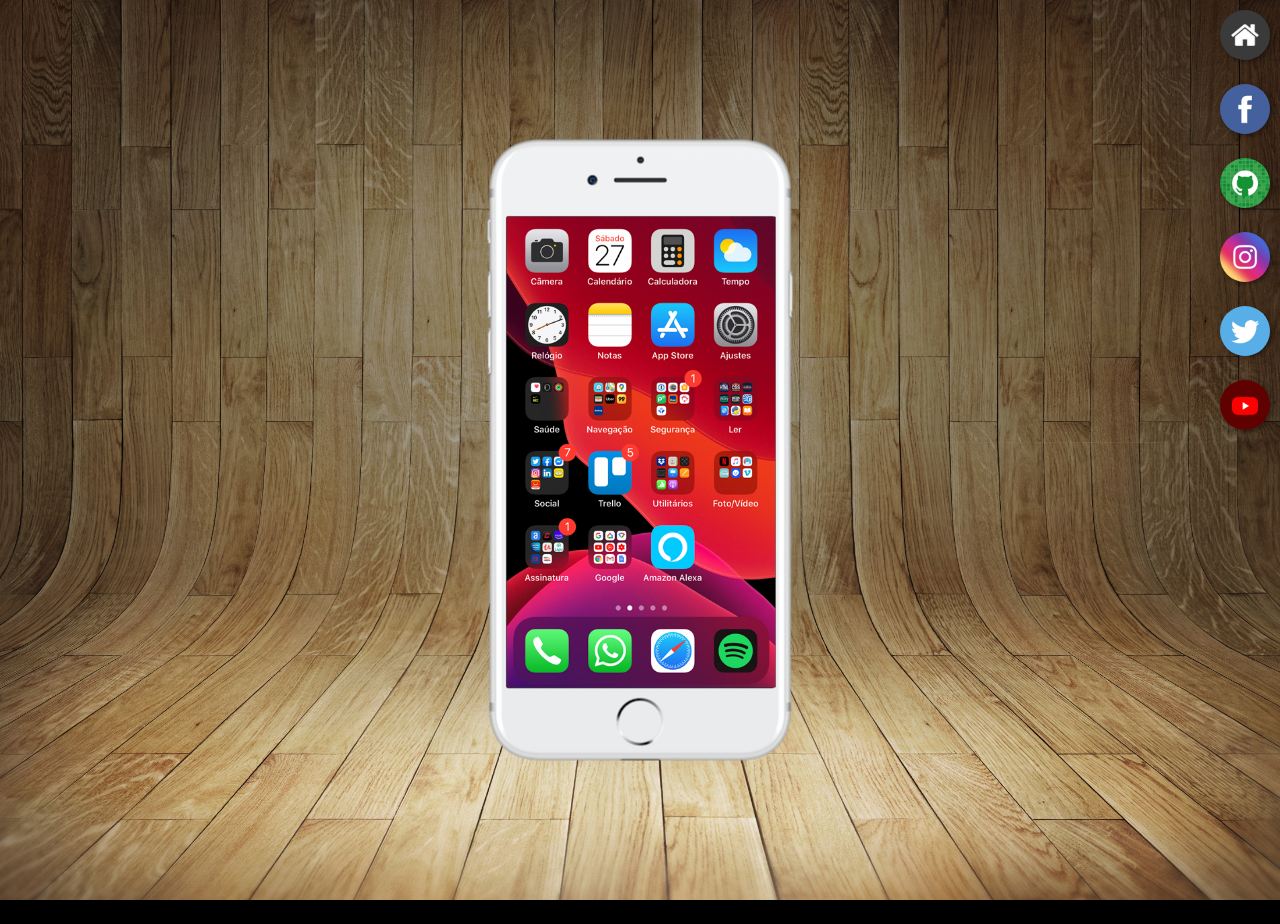
<file: index.html>
<!DOCTYPE html>
<html lang="pt-br">
<head>
    <meta charset="UTF-8">
    <meta name="viewport" content="width=device-width, initial-scale=1.0">
    <title>Projeto redes sociais</title>
    <link rel="shortcut icon" href="favicon.ico" type="image/x-icon">
    <link rel="stylesheet" href="estilos/style.css">
</head>
<body>
    <main>
        <section id="telefone">
            <iframe src="home.html" name="tela" id="tela" scrolling="no" frameborder="0">
                O seu navegador não é compatível com isso...
            </iframe>
        </section>
        <section id="redes-sociais">
            <a href="home.html" target="tela"><img src="imagens/logo-home.jpg" alt="home"></a><br>
            <a href="facebook.html" target="tela"><img src="imagens/logo-facebook.jpg" alt="facebook"></a><br>
            <a href="github.html" target="tela"><img src="imagens/logo-github.jpg" alt="github"></a><br>
            <a href="instragram.html" target="tela"><img src="imagens/logo-instagram.jpg" alt="instragram"></a><br>
            <a href="twitter.html" target="tela"><img src="imagens/logo-twitter.jpg" alt="twitter"></a><br>
            <a href="youtuber.html" target="tela"><img src="imagens/logo-youtube.jpg" alt="youtube"></a><br>
        </section>
    </main>
    <footer>
        <p>Siga-me | <a href="https://github.com/DaviOliDev" class="github" target="_blank">Github</a></p>
    </footer>
</body>
</html>
</file>
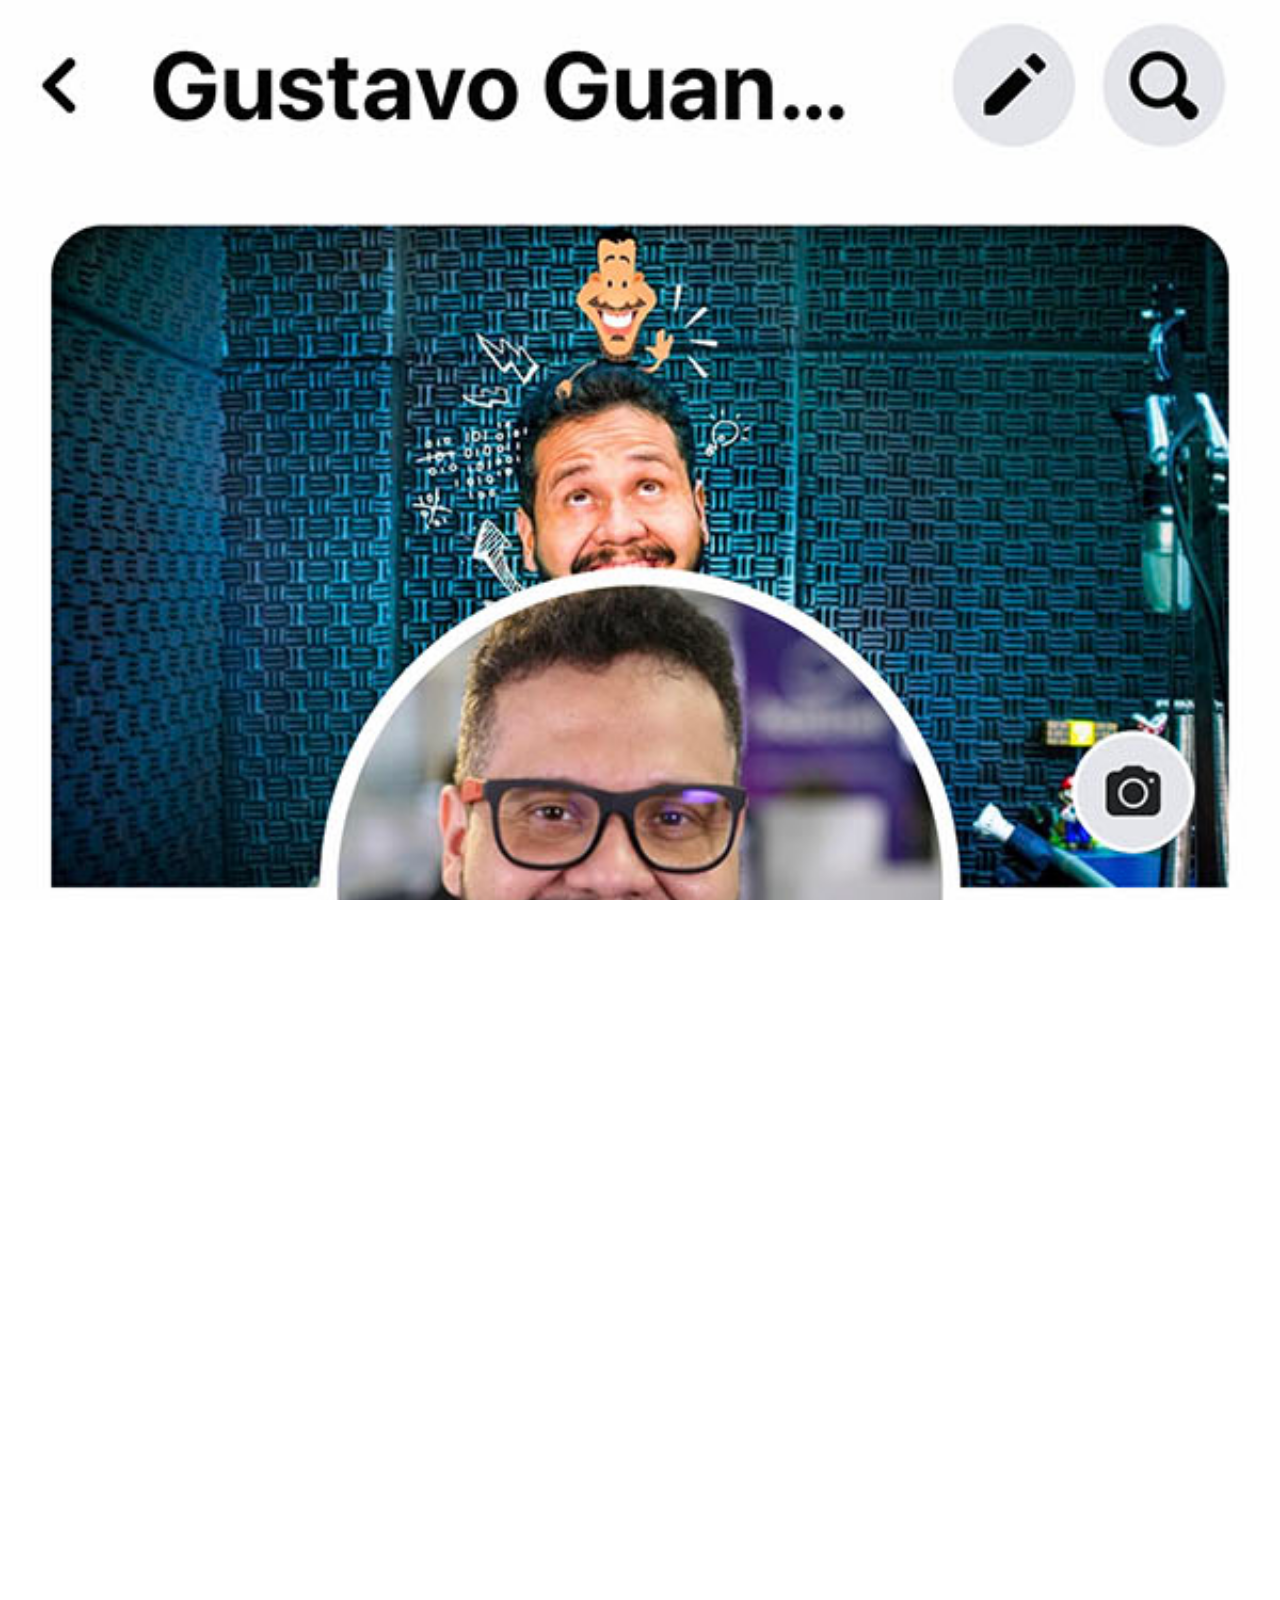
<file: facebook.html>
<!DOCTYPE html>
<html lang="pt-br">
<head>
    <meta charset="UTF-8">
    <meta name="viewport" content="width=device-width, initial-scale=1.0">
    <title>Facebook</title>
    <style>
        body, html {
            height: 100%;
            overflow-y: auto;
        }

        body {
            overflow-y: scroll;
        }

        body::-webkit-scrollbar {
            width: 0px;
            background: transparent;
        }

        * {
            padding: 0px;
            margin: 0px;
        }

        img {
            width: 100vw;
        }

        a {
            display: block;
            padding: 30px;
            background: darkred;
            color: white;
            text-align: center;
            text-decoration: none;
            font-weight: bolder;
            transition: all 0.5s;
        }

        a:hover {
            background-color: red;
        }
    </style>
</head>
<body>
    <img src="imagens/tela-facebook.jpg" alt="facebook">
    <a href="https://www.facebook.com/CursosEmVideo/videos/" target="_blank">Acessar</a>
</body>
</html>
</file>
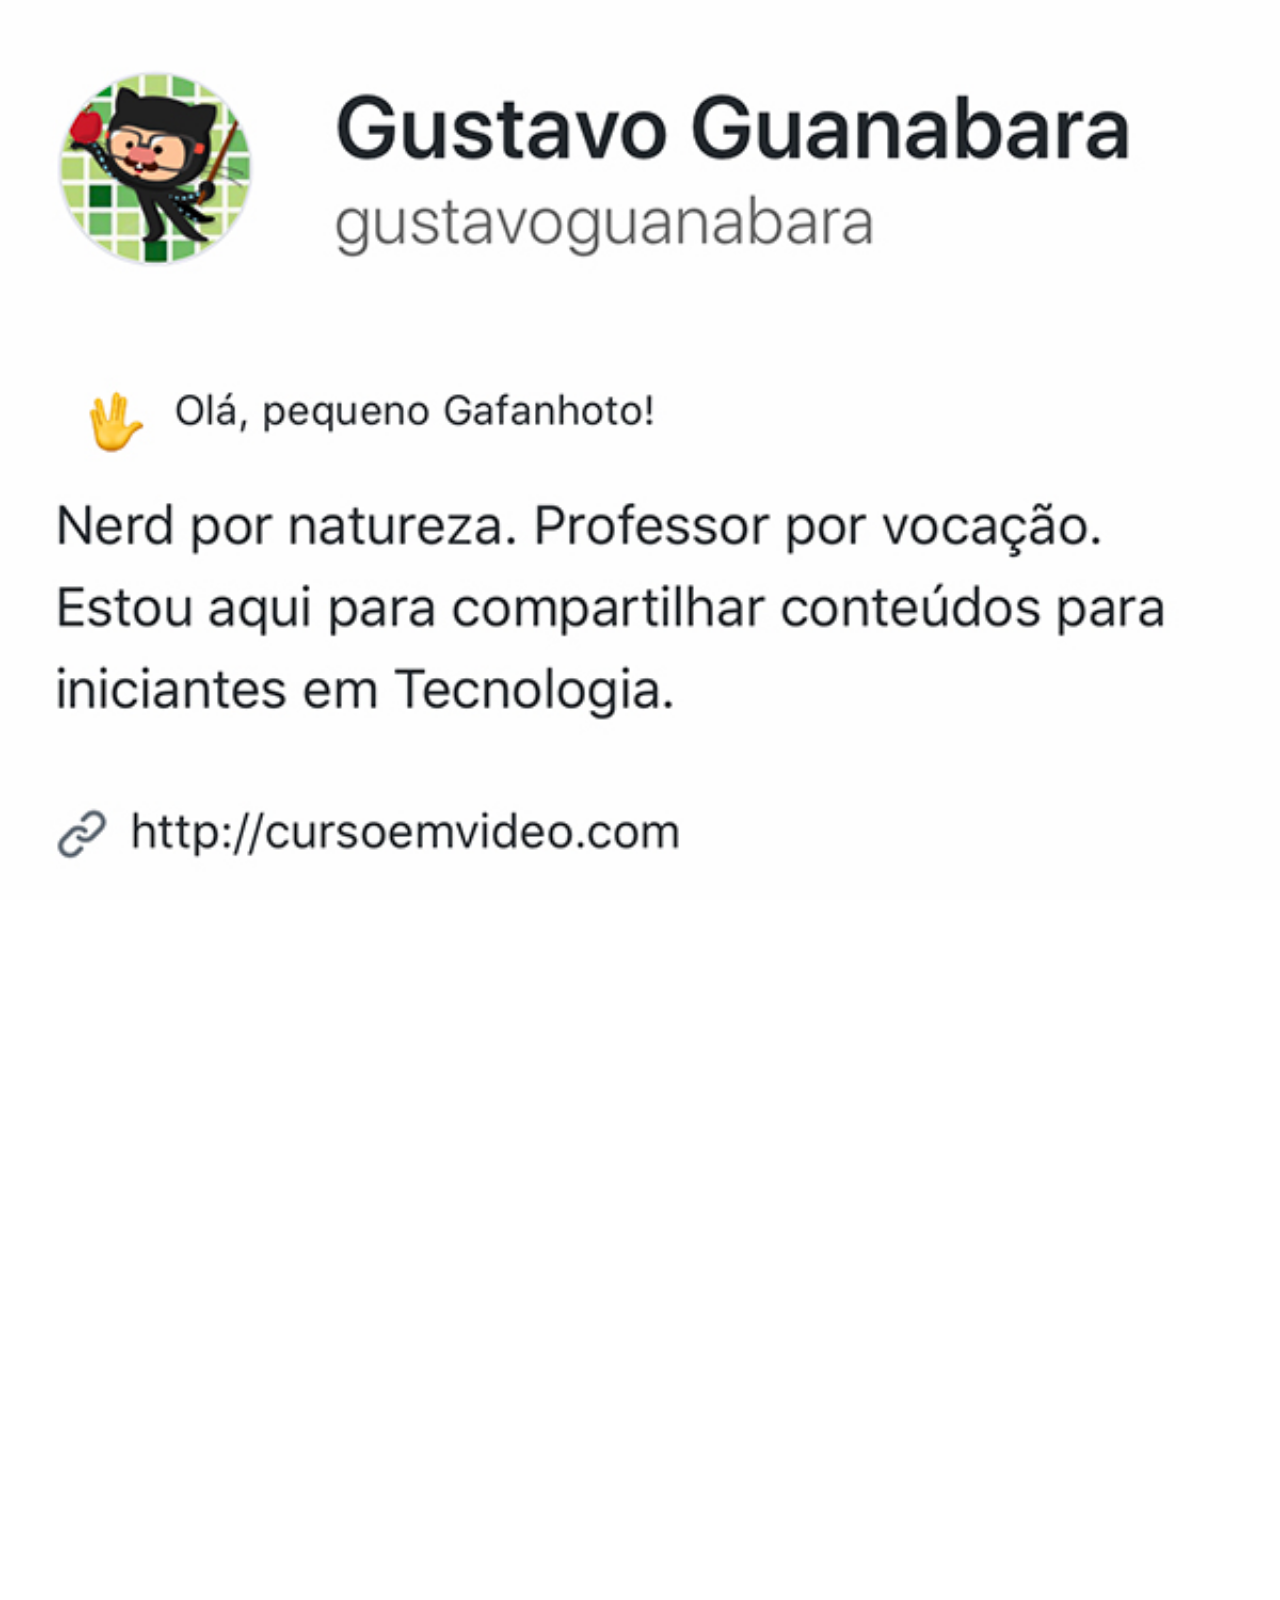
<file: github.html>
<!DOCTYPE html>
<html lang="pt-br">
<head>
    <meta charset="UTF-8">
    <meta name="viewport" content="width=device-width, initial-scale=1.0">
    <title>Github</title>
    <style>
        body,html {
            height: 100%;
            overflow-y: auto;
        }

        body {
            overflow-y: scroll;
        }
        
        body::-webkit-scrollbar {
            width: 0px;
            background: transparent;
        }

        * {
            padding: 0px;
            margin: 0px;
        }

        img {
            width: 100vw;
        }

        a {
            display: block;
            padding: 30px;
            background: darkred;
            text-decoration: none;
            text-align: center;
            font-weight: bolder;
            color: white;
            transition: all 0.5s;
        }

        a:hover {
            background: red;
        }
    </style>
</head>
<body>
    <img src="imagens/tela-github.jpg" alt="github">
    <a href="https://github.com/DaviOliDev" target="_blank">Acessar</a>
</body>
</html>
</file>
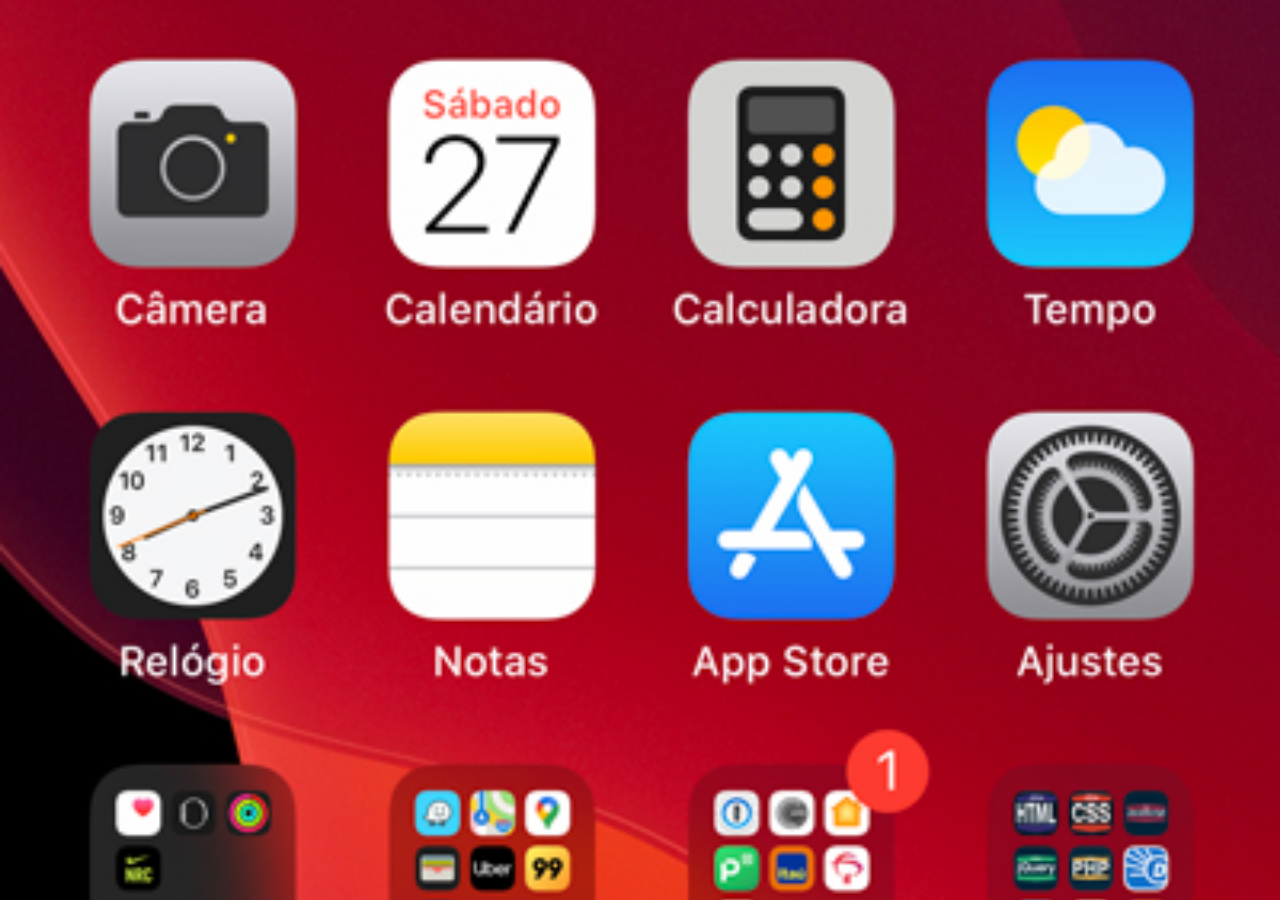
<file: home.html>
<!DOCTYPE html>
<html lang="pt-br">
<head>
    <meta charset="UTF-8">
    <meta name="viewport" content="width=device-width, initial-scale=1.0">
    <title>Home</title>
</head>
<style>
    * {
        margin: 0px;
        padding: 0px;
    }
    
    body {
        width: 400px;
        height: 100vh;
        background: black url(imagens/tela-home.jpg) no-repeat top center;
        background-size: cover;
    }
</style>
<body>
    
</body>
</html>
</file>
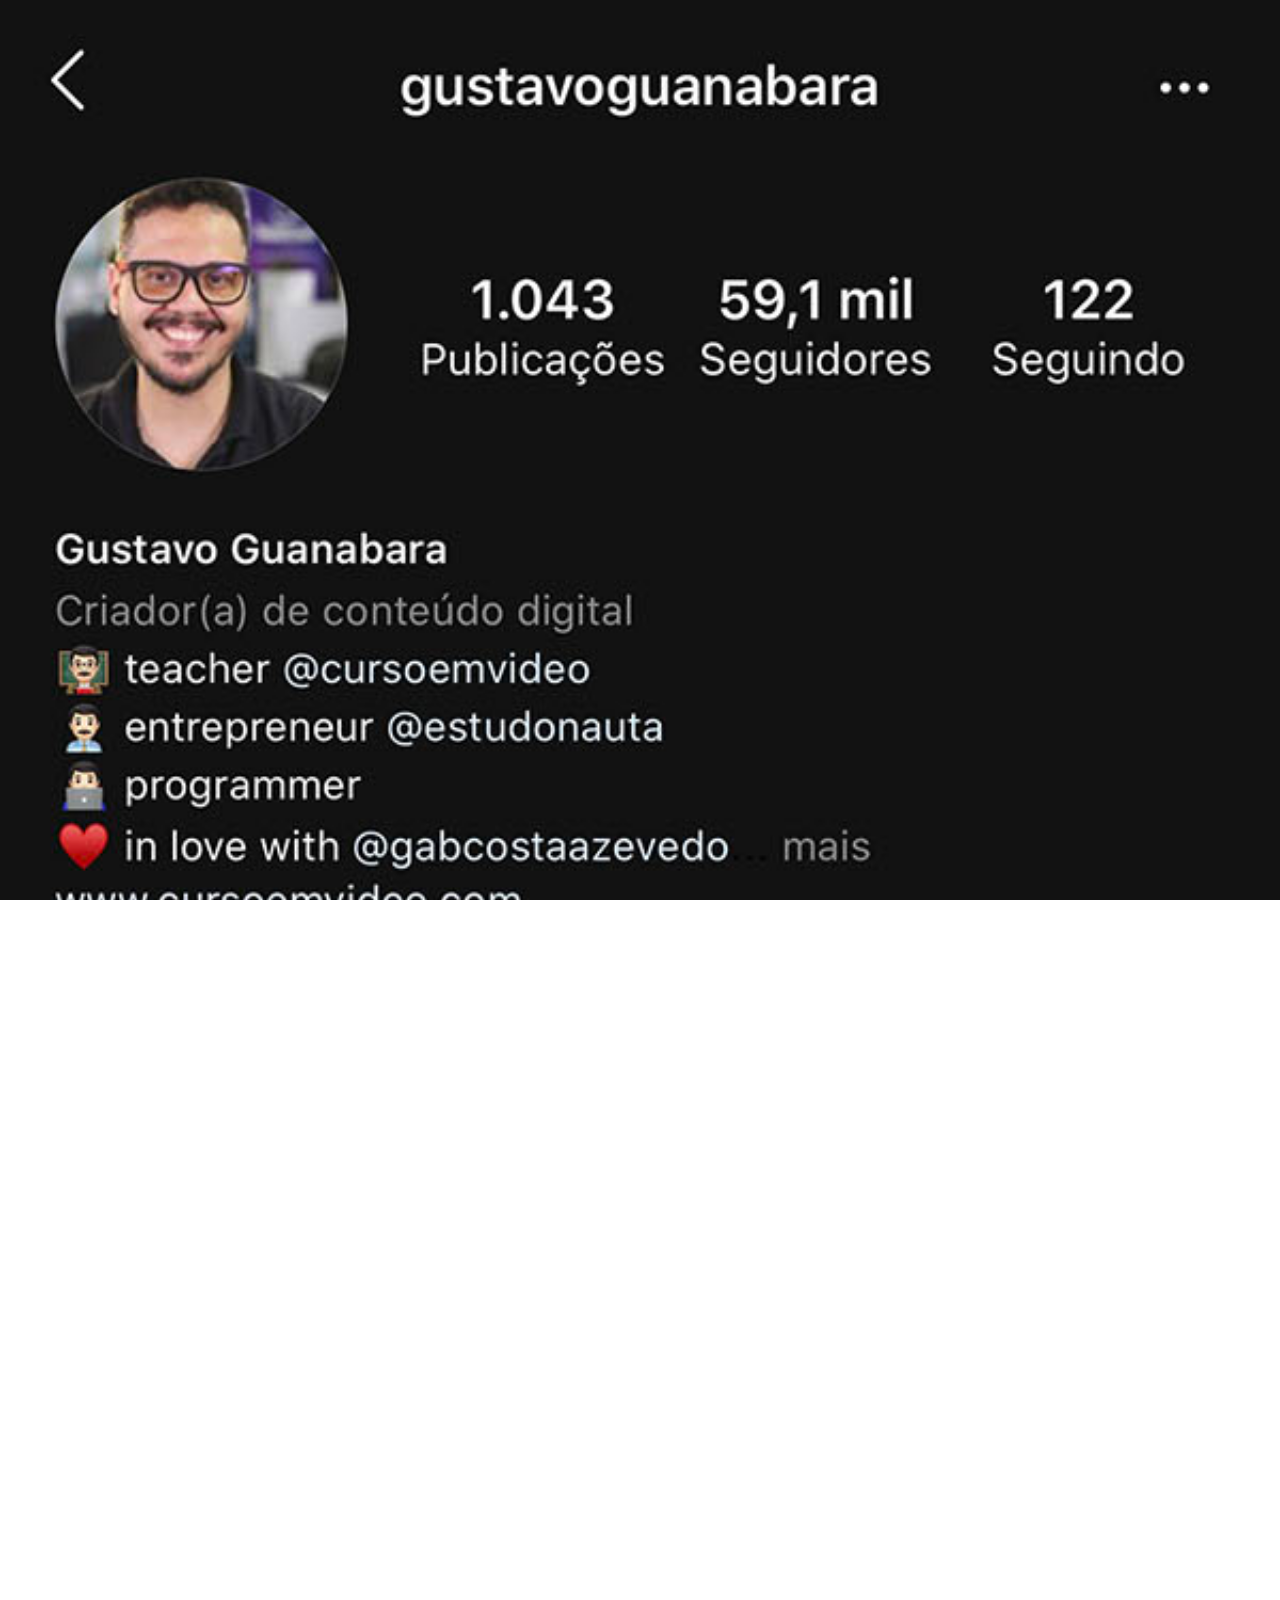
<file: instragram.html>
<!DOCTYPE html>
<html lang="pt-brn">
<head>
    <meta charset="UTF-8">
    <meta name="viewport" content="width=device-width, initial-scale=1.0">
    <title>Instagram</title>
    <style>
        body, html {
            height: 100%;
            overflow-y: auto;
        }

        body {
            overflow-y: scroll;
        }

        body::-webkit-scrollbar {
            width: 0px;
            background: transparent;
        }

        * {
            margin: 0px;
            padding: 0px;
        }

        img {
            width: 100vw;
        }

        a {
            display: block;
            text-align: center;
            padding: 30px;
            color: white;
            background: darkred;
            text-decoration: none;
            font-weight: bolder;
            transition: all 0.5s;
        }

        a:hover {
            background: red;
        }
    </style>
</head>
<body>
    <img src="imagens/tela-instagram.jpg" alt="instagram">
    <a href="https://www.instagram.com/davi.z4h/" target="_blank">Acessar</a>
</body>
</html>
</file>
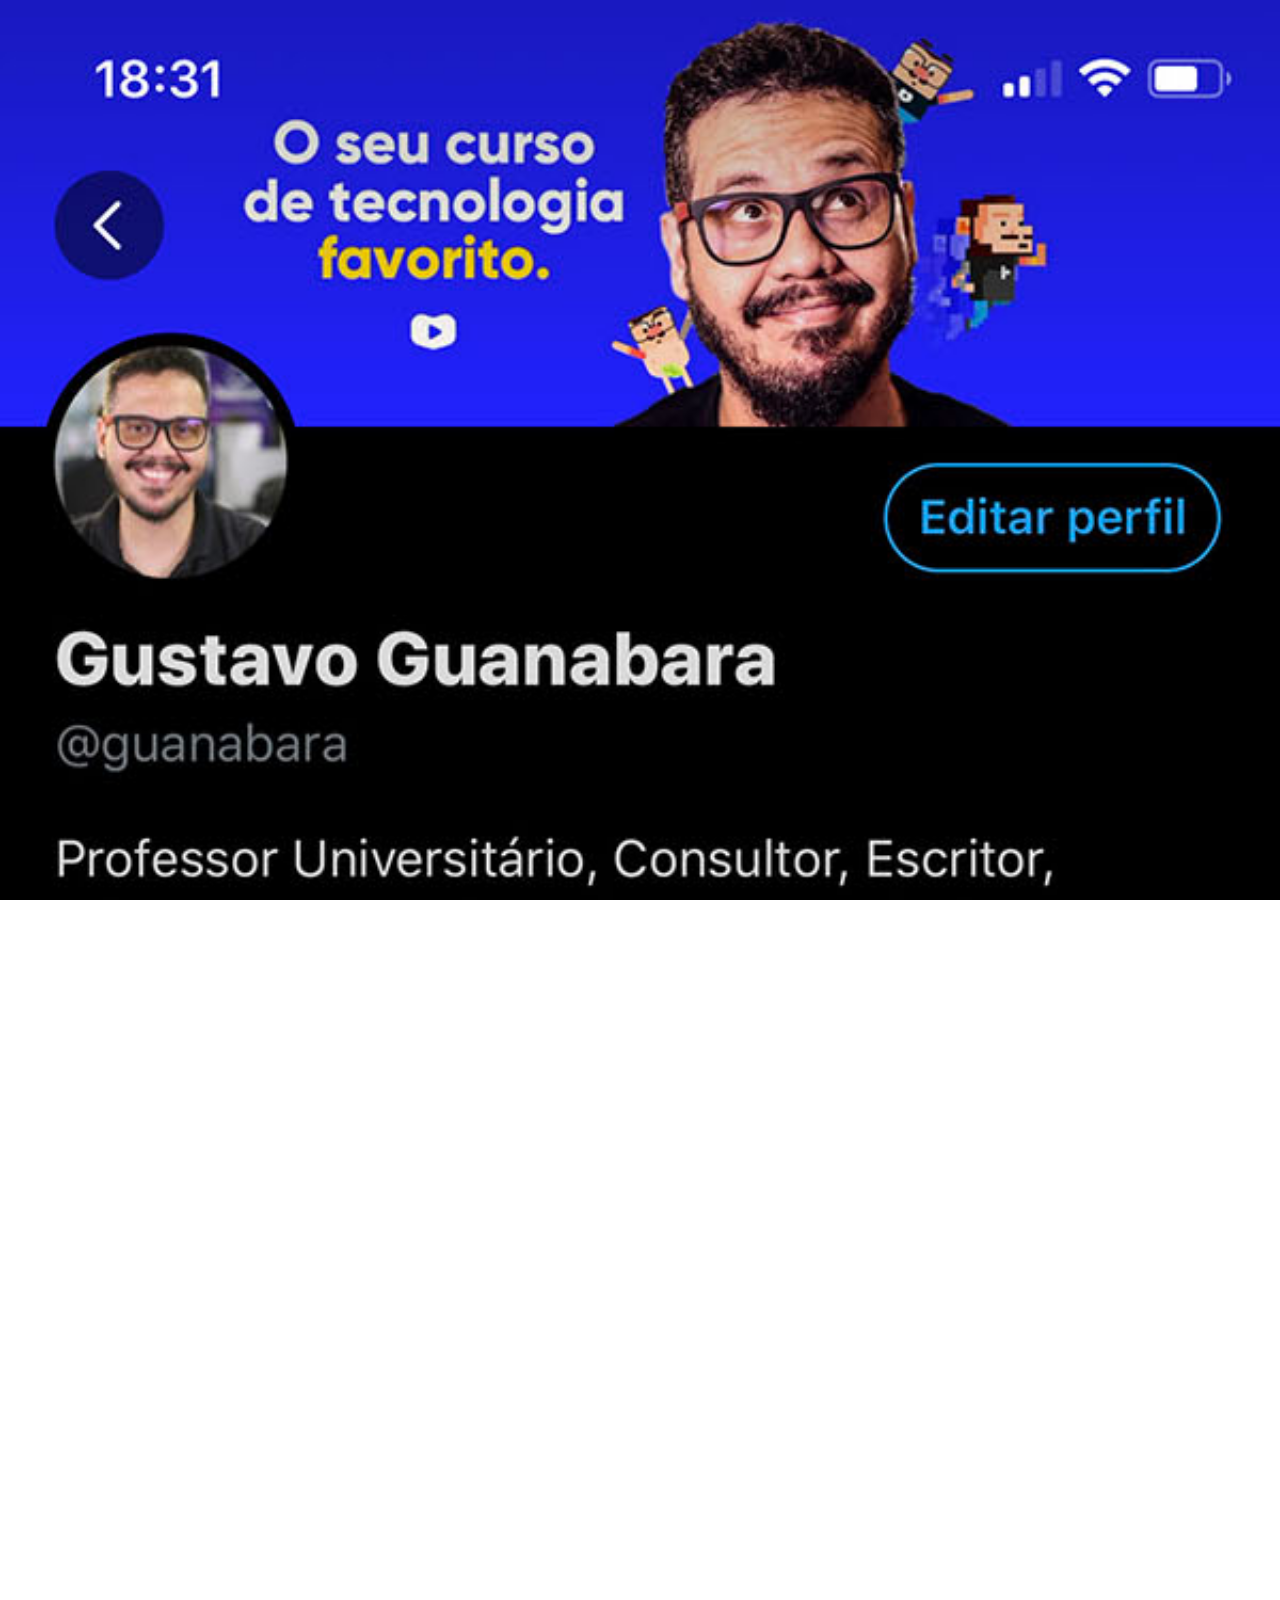
<file: twitter.html>
<!DOCTYPE html>
<html lang="pt-br">
<head>
    <meta charset="UTF-8">
    <meta name="viewport" content="width=device-width, initial-scale=1.0">
    <title>Twitter</title>
    <style>
        body, html {
            height: 100%;
            overflow-y: auto;
        }

        body {
            overflow-y: scroll;
        }

        body::-webkit-scrollbar {
            width: 0px;
            background: transparent;
        }

        * {
            margin: 0px;
            padding: 0px;
        }

        img {
            width: 100vw;
        }

        a {
            padding: 30px;
            display: block;
            background: darkred;
            color: white;
            text-align: center;
            text-decoration: none;
            font-weight: bolder;
            transition: all 0.5s;
        }

        a:hover {
            background: red;
        }
    </style>
</head>
<body>
    <img src="imagens/tela-twitter.jpg" alt="twitter">
    <a href="https://x.com/guanabara" target="_blank">Acessar</a>
</body>
</html>
</file>
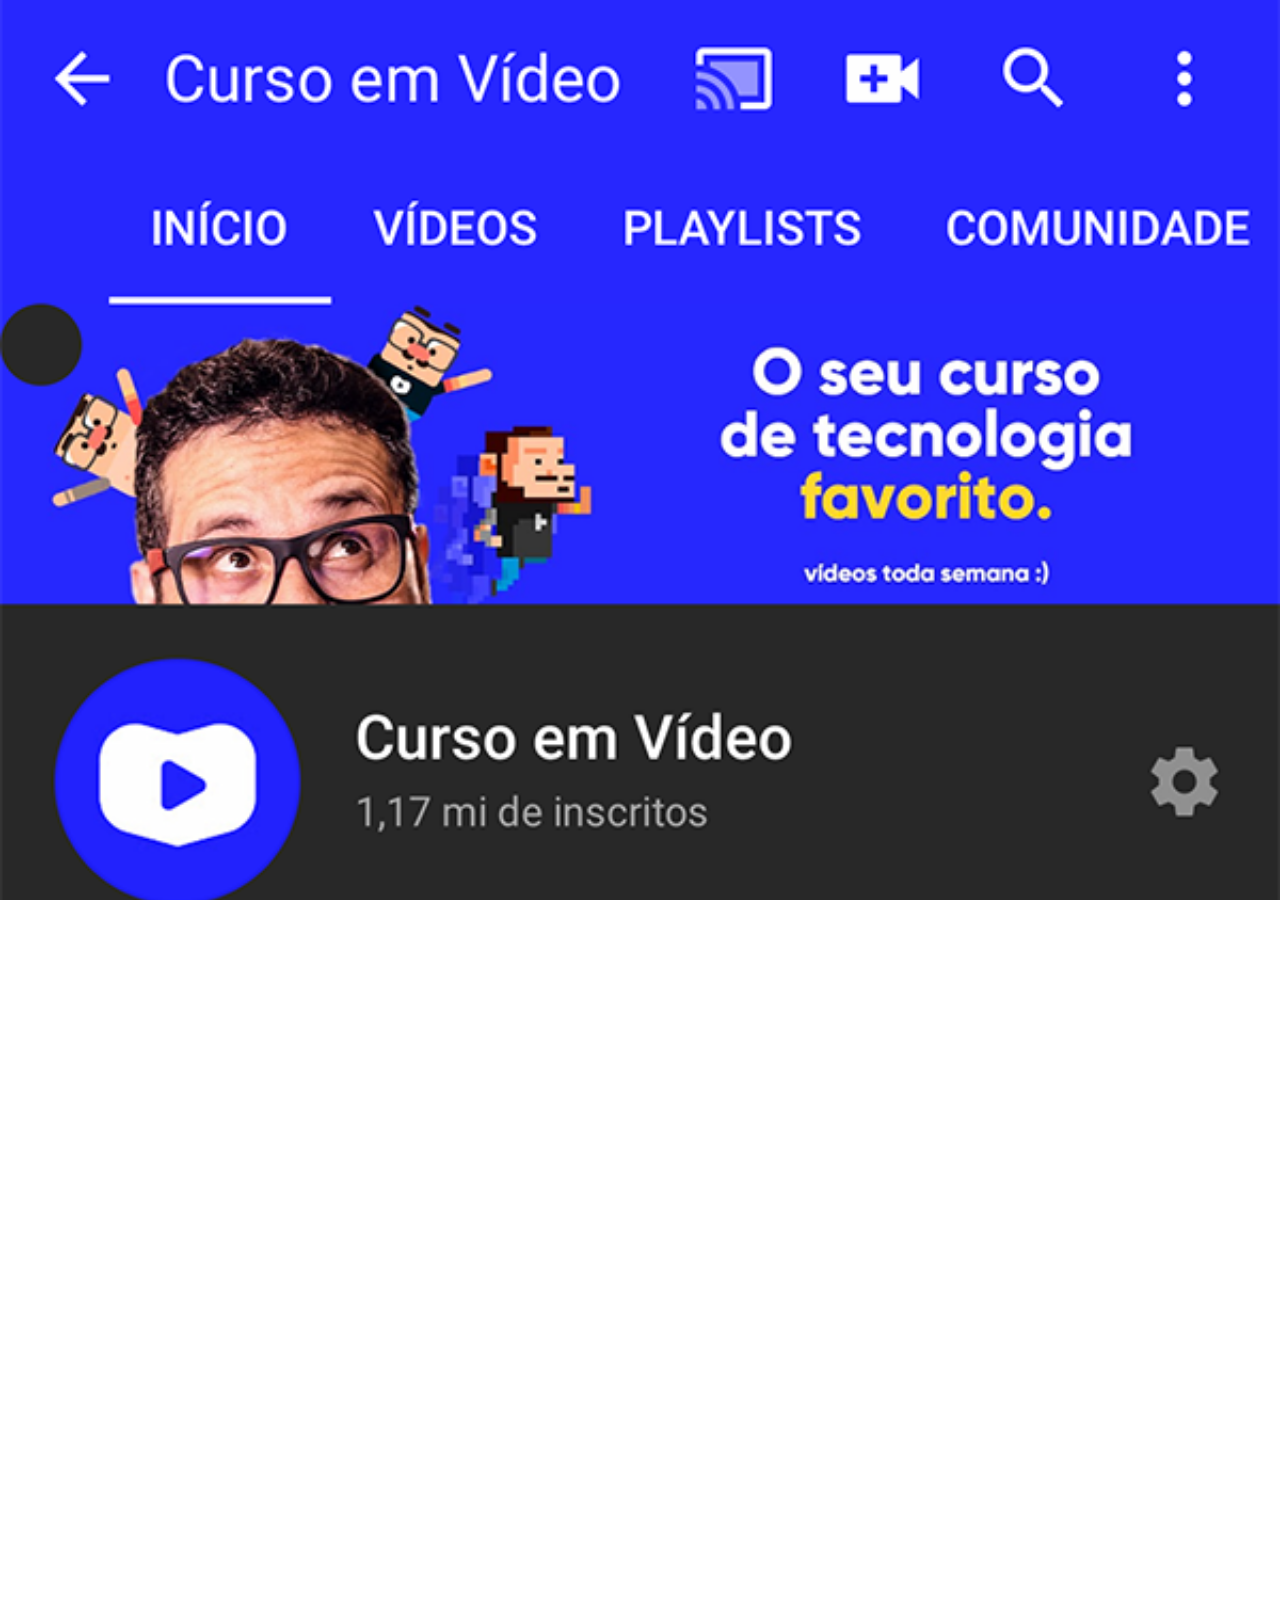
<file: youtuber.html>
<!DOCTYPE html>
<html lang="pt-br">
<head>
    <meta charset="UTF-8">
    <meta name="viewport" content="width=device-width, initial-scale=1.0">
    <title>Youtuber</title>
    <style>
        body,html {
            height: 100%;
            overflow-y: auto;
        }

        body {
            overflow-y: scroll;
        }

        body::-webkit-scrollbar {
            width: 0px;
            background: transparent;
        }

        * {
            padding: 0;
            margin: 0;
        }
        img {
            width: 100vw;
        }
        a {
            display: block;
            background-color: darkred;
            color: white;
            padding: 20px;
            text-align: center;
            font-weight: bolder;
            text-decoration: none;
            transition: all 0.5s;
        }
        
        a:hover {
            background-color: red;
        }
    </style>
</head>
<body>
    <img src="imagens/tela-youtube.png" alt="youtube">
    <a href="https://www.youtube.com/watch?v=uhPB_rQ7jnQ&list=RDNmvVhovjJI0&index=2" target="_blank">Acessar</a>
</body>
</html>
</file>
<file: estilos/style.css>
@charset "UTF-8";

* {
    margin: 0px;
    padding: 0px;
}

body::-webkit-scrollbar {
    width: 0px;
    background: transparent;
}

html, body {

    height: 100vh;
    width: 100vw;
    background-color: black;
    overflow-y: scroll;
    margin: 0;
    padding: 0;
}

body{
    background: url(../imagens/fundo-madeira.jpg) no-repeat top center;
    background-size: cover;
    background-attachment: fixed;
    overflow-y: scroll;
}

main {
    position: relative;
    height: 100vh;
    width: 100vw;
    overflow: hidden;
}

#telefone {
    position: absolute;
    top: 50%;
    left: 50%;
    transform: translate(-50%, -50%);
    height: 627px;
    width: 311px;
    background: url('../imagens/frame-iphone.png') no-repeat;
}

#tela {
    position: relative;
    top: 80px;
    left: 22px;
    width: 269px;
    height: 471px;
}

section#redes-sociais img {
    width: 50px;
    margin: 10px;
    border-radius: 50%;
    display: inline-block;
    box-shadow: 2px 2px 5px rgba(0, 0, 0, 0.404);
    box-sizing: border-box;
    transition: all ease 0.3s;
}

section#redes-sociais img:hover {
    transform: scale(1.2);
}

section#redes-sociais {
    text-align: right;
}

footer {
    text-align: center;
}

p {
    color: rgb(255, 255, 255);
    text-decoration: none;
    font-weight: bolder;
}

.github {
    display: inline-block;
    color: white;
    background-color: black;
    text-decoration: none;
    font-weight: bolder;
    padding: 3px;
    border-radius: 6px;
    transition: all 0.5s;
}

.github:hover {
    transform: scale(1.1);
    background-color: white;
    color: black;
}
</file>
